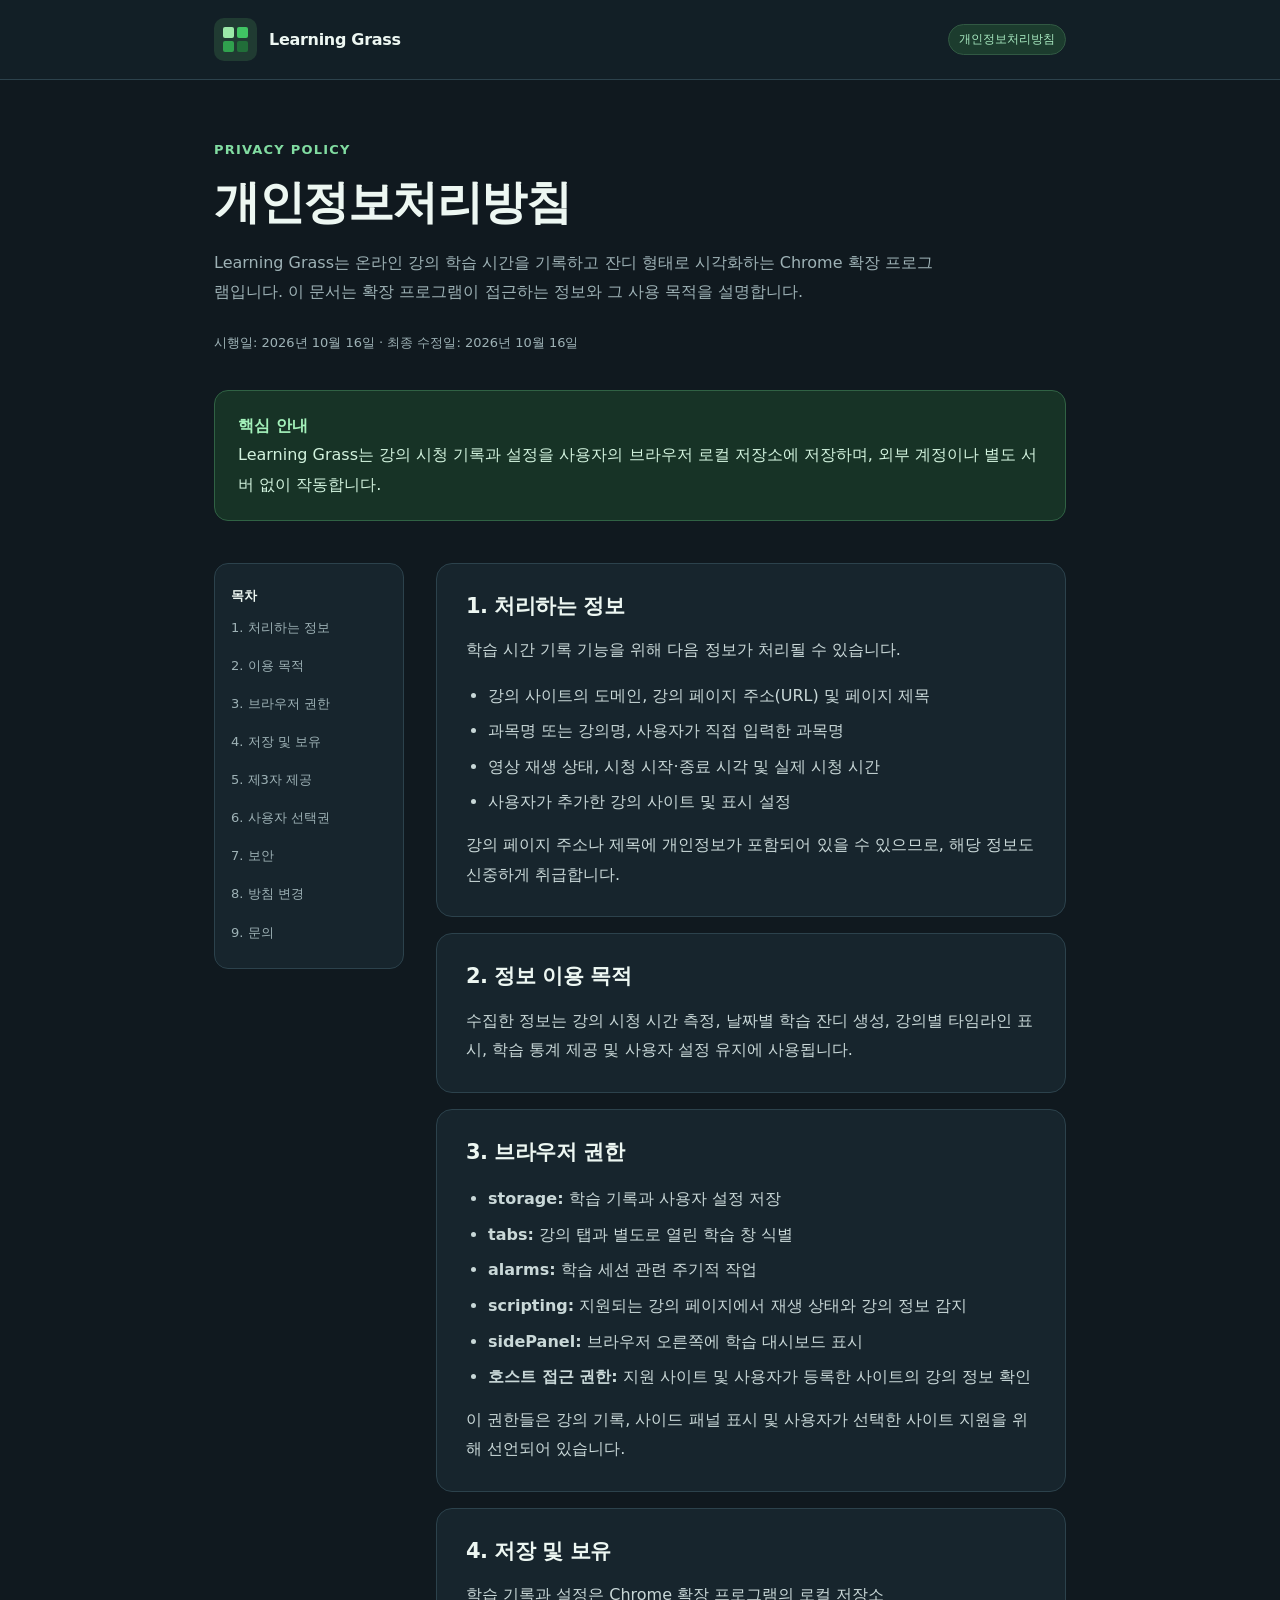
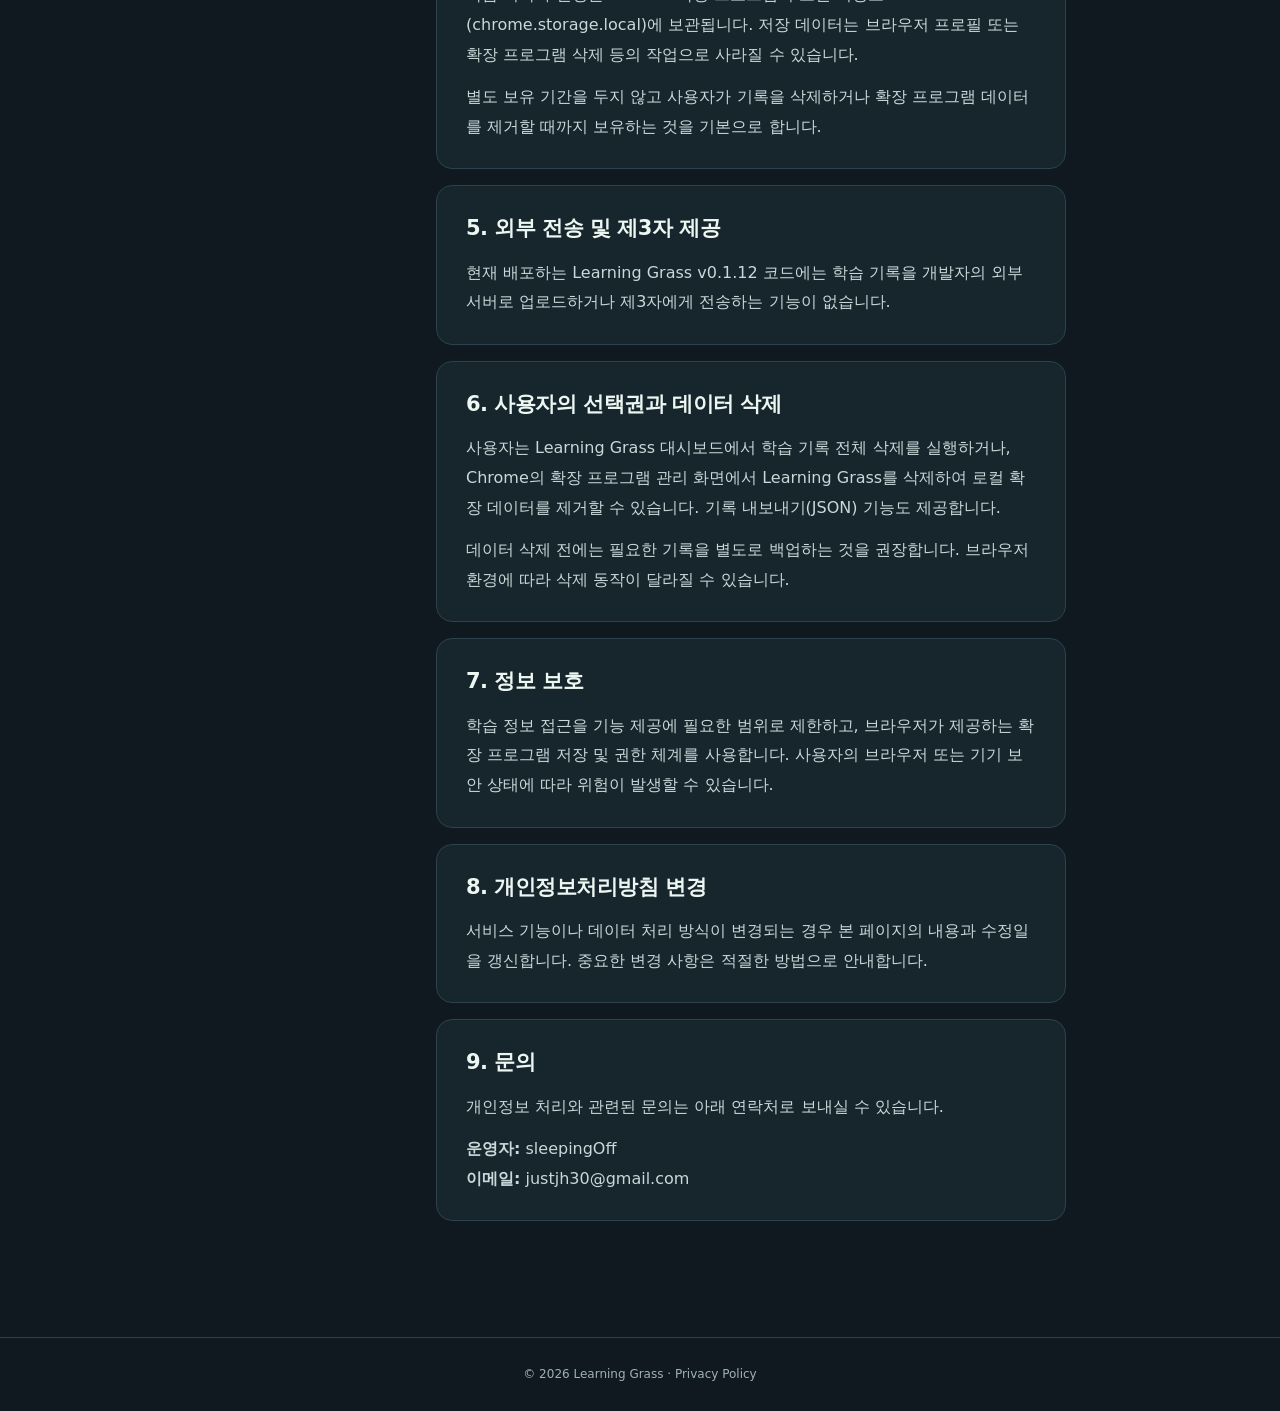
<file: docs/index.html>
<!doctype html>
<html lang="ko">
<head>
<meta charset="UTF-8"><meta name="viewport" content="width=device-width,initial-scale=1"><meta name="theme-color" content="#101b21">
<meta name="description" content="Learning Grass 크롬 확장 프로그램 개인정보처리방침"><title>개인정보처리방침 | Learning Grass</title>
<style>
:root{color-scheme:dark;--bg:#10191f;--surface:#17252d;--line:#2c424c;--text:#edf7f2;--muted:#9eb2b6;--green:#40c463}*{box-sizing:border-box}html{scroll-behavior:smooth}body{margin:0;background:var(--bg);color:var(--text);font-family:system-ui,-apple-system,'Apple SD Gothic Neo','Malgun Gothic',sans-serif;line-height:1.85}a{color:#82e6a3}header{border-bottom:1px solid var(--line);background:#121f26}nav{max-width:900px;margin:auto;padding:18px 24px;display:flex;align-items:center;justify-content:space-between;gap:12px}.brand{display:flex;align-items:center;gap:12px;color:var(--text);text-decoration:none;font-weight:800;letter-spacing:-.3px}.logo{display:grid;grid-template-columns:repeat(2,11px);gap:3px;background:#203b32;border-radius:10px;padding:9px}.logo i{display:block;width:11px;height:11px;border-radius:2px}.logo i:nth-child(1){background:#9be9a8}.logo i:nth-child(2){background:#40c463}.logo i:nth-child(3){background:#30a14e}.logo i:nth-child(4){background:#216e39}.tag{font-size:12px;color:#a8eac1;background:#1c3c2e;border:1px solid #315943;border-radius:99px;padding:3px 10px}main{max-width:900px;margin:auto;padding:58px 24px 100px}.eyebrow{color:#81dca1;font-size:13px;font-weight:750;letter-spacing:1.2px}h1{font-size:clamp(29px,5vw,46px);line-height:1.25;letter-spacing:-1.5px;margin:12px 0 16px}h2{font-size:21px;line-height:1.45;margin:0 0 14px;letter-spacing:-.5px}.lead{color:var(--muted);font-size:16px;max-width:720px}.date{font-size:13px;color:var(--muted);margin-top:24px}.notice{margin:35px 0 42px;padding:20px 23px;border-radius:14px;background:#173326;border:1px solid #306244;color:#d2f3de}.notice strong{color:#a3f1ba}.layout{display:grid;grid-template-columns:190px minmax(0,1fr);gap:32px;align-items:start}.toc{position:sticky;top:25px;border:1px solid var(--line);background:var(--surface);border-radius:14px;padding:16px}.toc strong{font-size:13px}.toc a{display:block;font-size:13px;color:var(--muted);text-decoration:none;padding:7px 0}.toc a:hover{color:#8ee4a8}.sections{min-width:0}section{border:1px solid var(--line);background:var(--surface);padding:27px 29px;border-radius:16px;margin-bottom:16px}section p{margin:0 0 13px;color:#c9d8d8}section p:last-child{margin-bottom:0}ul{padding-left:22px;margin:10px 0;color:#c9d8d8}li{padding:3px 0}code{overflow-wrap:anywhere;background:#24363d;border-radius:5px;padding:2px 5px;color:#b8e9c8}.warning{border-left:3px solid #e6ba6a;padding-left:12px;color:#f0d7a6!important}footer{border-top:1px solid var(--line);text-align:center;color:var(--muted);padding:25px;font-size:12px}@media(max-width:700px){main{padding:36px 17px 60px}.layout{display:block}.toc{position:static;margin-bottom:22px}.toc a{display:inline-block;margin-right:13px}section{padding:22px 20px}nav{padding:14px 17px}}
</style>
</head>
<body><header><nav><a class="brand" href="#top"><span class="logo" aria-hidden="true"><i></i><i></i><i></i><i></i></span>Learning Grass</a><span class="tag">개인정보처리방침</span></nav></header>
<main id="top"><div class="eyebrow">PRIVACY POLICY</div><h1>개인정보처리방침</h1><p class="lead">Learning Grass는 온라인 강의 학습 시간을 기록하고 잔디 형태로 시각화하는 Chrome 확장 프로그램입니다. 이 문서는 확장 프로그램이 접근하는 정보와 그 사용 목적을 설명합니다.</p><p class="date">시행일: 2026년 10월 16일 · 최종 수정일: 2026년 10월 16일</p>
<div class="notice"><strong>핵심 안내</strong><div>Learning Grass는 강의 시청 기록과 설정을 사용자의 브라우저 로컬 저장소에 저장하며, 외부 계정이나 별도 서버 없이 작동합니다.</div></div>
<div class="layout"><aside class="toc"><strong>목차</strong><a href="#collect">1. 처리하는 정보</a><a href="#purpose">2. 이용 목적</a><a href="#permissions">3. 브라우저 권한</a><a href="#storage">4. 저장 및 보유</a><a href="#sharing">5. 제3자 제공</a><a href="#control">6. 사용자 선택권</a><a href="#security">7. 보안</a><a href="#changes">8. 방침 변경</a><a href="#contact">9. 문의</a></aside><div class="sections">
<section id="collect"><h2>1. 처리하는 정보</h2><p>학습 시간 기록 기능을 위해 다음 정보가 처리될 수 있습니다.</p><ul><li>강의 사이트의 도메인, 강의 페이지 주소(URL) 및 페이지 제목</li><li>과목명 또는 강의명, 사용자가 직접 입력한 과목명</li><li>영상 재생 상태, 시청 시작·종료 시각 및 실제 시청 시간</li><li>사용자가 추가한 강의 사이트 및 표시 설정</li></ul><p>강의 페이지 주소나 제목에 개인정보가 포함되어 있을 수 있으므로, 해당 정보도 신중하게 취급합니다.</p></section>
<section id="purpose"><h2>2. 정보 이용 목적</h2><p>수집한 정보는 강의 시청 시간 측정, 날짜별 학습 잔디 생성, 강의별 타임라인 표시, 학습 통계 제공 및 사용자 설정 유지에 사용됩니다.</p></section>
<section id="permissions"><h2>3. 브라우저 권한</h2><ul><li><strong>storage:</strong> 학습 기록과 사용자 설정 저장</li><li><strong>tabs:</strong> 강의 탭과 별도로 열린 학습 창 식별</li><li><strong>alarms:</strong> 학습 세션 관련 주기적 작업</li><li><strong>scripting:</strong> 지원되는 강의 페이지에서 재생 상태와 강의 정보 감지</li><li><strong>sidePanel:</strong> 브라우저 오른쪽에 학습 대시보드 표시</li><li><strong>호스트 접근 권한:</strong> 지원 사이트 및 사용자가 등록한 사이트의 강의 정보 확인</li></ul><p>이 권한들은 강의 기록, 사이드 패널 표시 및 사용자가 선택한 사이트 지원을 위해 선언되어 있습니다.</p></section>
<section id="storage"><h2>4. 저장 및 보유</h2><p>학습 기록과 설정은 Chrome 확장 프로그램의 로컬 저장소(chrome.storage.local)에 보관됩니다. 저장 데이터는 브라우저 프로필 또는 확장 프로그램 삭제 등의 작업으로 사라질 수 있습니다.</p><p>별도 보유 기간을 두지 않고 사용자가 기록을 삭제하거나 확장 프로그램 데이터를 제거할 때까지 보유하는 것을 기본으로 합니다.</p></section>
<section id="sharing"><h2>5. 외부 전송 및 제3자 제공</h2><p>현재 배포하는 Learning Grass v0.1.12 코드에는 학습 기록을 개발자의 외부 서버로 업로드하거나 제3자에게 전송하는 기능이 없습니다.</p></section>
<section id="control"><h2>6. 사용자의 선택권과 데이터 삭제</h2><p>사용자는 Learning Grass 대시보드에서 학습 기록 전체 삭제를 실행하거나, Chrome의 확장 프로그램 관리 화면에서 Learning Grass를 삭제하여 로컬 확장 데이터를 제거할 수 있습니다. 기록 내보내기(JSON) 기능도 제공합니다.</p><p>데이터 삭제 전에는 필요한 기록을 별도로 백업하는 것을 권장합니다. 브라우저 환경에 따라 삭제 동작이 달라질 수 있습니다.</p></section>
<section id="security"><h2>7. 정보 보호</h2><p>학습 정보 접근을 기능 제공에 필요한 범위로 제한하고, 브라우저가 제공하는 확장 프로그램 저장 및 권한 체계를 사용합니다. 사용자의 브라우저 또는 기기 보안 상태에 따라 위험이 발생할 수 있습니다.</p></section>
<section id="changes"><h2>8. 개인정보처리방침 변경</h2><p>서비스 기능이나 데이터 처리 방식이 변경되는 경우 본 페이지의 내용과 수정일을 갱신합니다. 중요한 변경 사항은 적절한 방법으로 안내합니다.</p></section>
<section id="contact"><h2>9. 문의</h2><p>개인정보 처리와 관련된 문의는 아래 연락처로 보내실 수 있습니다.</p><p><strong>운영자:</strong> <span id="owner">sleepingOff</span><br><strong>이메일:</strong> <span id="email">justjh30@gmail.com</span></p></section>
</div></div></main><footer>© 2026 Learning Grass · Privacy Policy</footer></body></html>
</file>
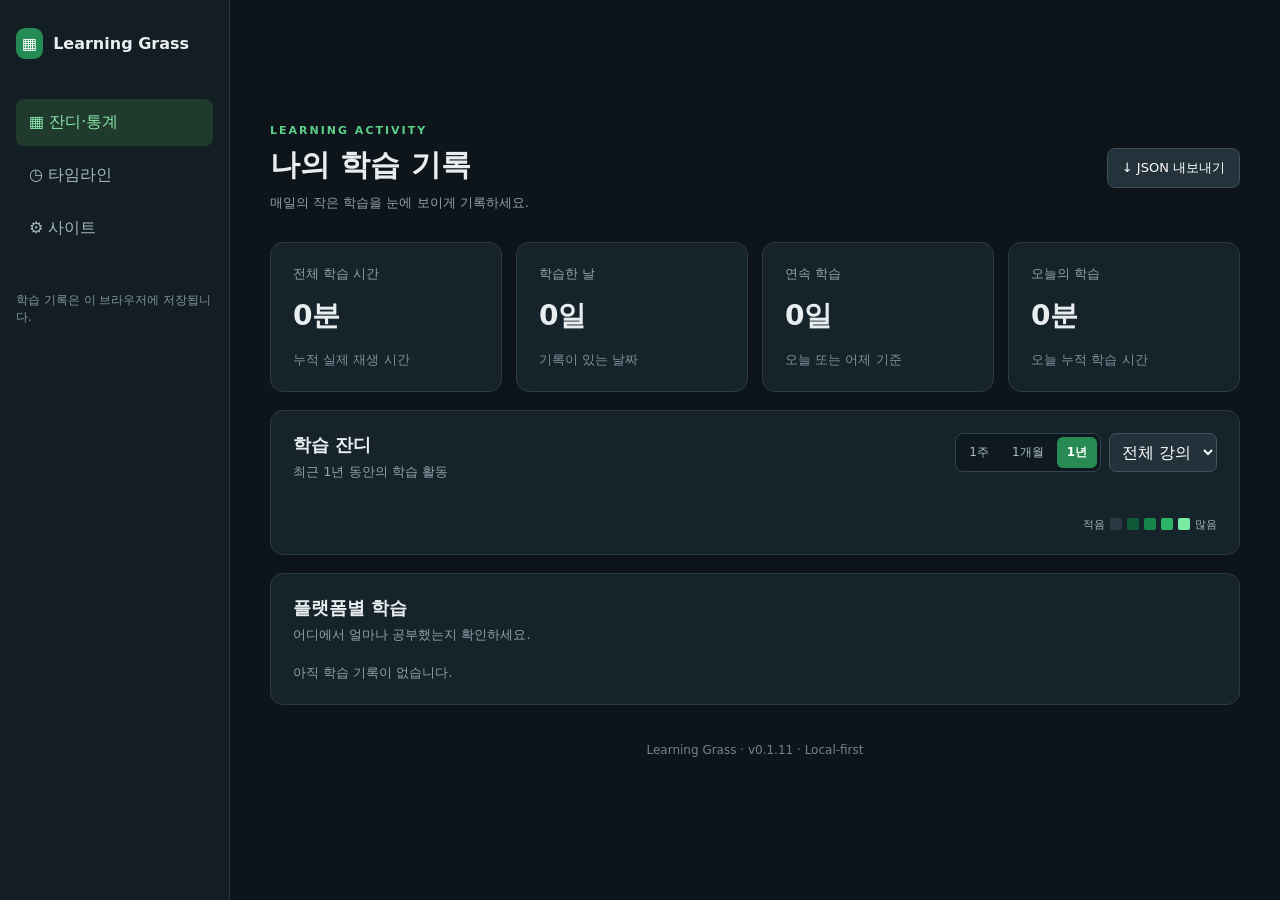
<file: extension/dashboard.html>
<!doctype html><html lang="ko"><head><meta charset="UTF-8"><meta name="viewport" content="width=device-width, initial-scale=1"><title>Learning Grass</title><link rel="stylesheet" href="style.css"></head><body>
<div class="shell"><aside class="sidebar"><div class="brand"><span class="brand-icon">▦</span><span>Learning Grass</span></div><nav role="tablist" aria-label="화면 선택"><button type="button" class="nav active" role="tab" aria-selected="true" aria-controls="overview" data-tab="overview">▦ 잔디·통계</button><button type="button" class="nav" role="tab" aria-selected="false" aria-controls="history" data-tab="history">◷ 타임라인</button><button type="button" class="nav" role="tab" aria-selected="false" aria-controls="settings" data-tab="settings">⚙ 사이트</button></nav><div class="sidebar-bottom">학습 기록은 이 브라우저에 저장됩니다.</div></aside>
<main class="main"><header><div><div class="eyebrow">LEARNING ACTIVITY</div><h1>나의 학습 기록</h1><p class="muted">매일의 작은 학습을 눈에 보이게 기록하세요.</p></div><button id="export" class="btn ghost">↓ JSON 내보내기</button></header>
<section id="overview" role="tabpanel"><div class="stats"><div class="stat"><div class="muted">전체 학습 시간</div><strong id="total">0분</strong><small>누적 실제 재생 시간</small></div><div class="stat"><div class="muted">학습한 날</div><strong id="days">0일</strong><small>기록이 있는 날짜</small></div><div class="stat"><div class="muted">연속 학습</div><strong id="streak">0일</strong><small>오늘 또는 어제 기준</small></div><div class="stat"><div class="muted">오늘의 학습</div><strong id="today">0분</strong><small>오늘 누적 학습 시간</small></div></div>
<div class="panel"><div class="panel-header"><div><h2>학습 잔디</h2><p class="muted" id="grassPeriodLabel">최근 1년 동안의 학습 활동</p></div><div class="grass-controls"><div class="period-switch" role="group" aria-label="잔디 표시 기간"><button type="button" class="period-btn" data-days="7">1주</button><button type="button" class="period-btn" data-days="30">1개월</button><button type="button" class="period-btn active" data-days="365">1년</button></div><select id="courseFilter"><option value="all">전체 강의</option></select></div></div><div class="heatmap-scroll"><div id="heatmap" class="heatmap"></div></div><div class="legend"><span>적음</span><i class="level0"></i><i class="level1"></i><i class="level2"></i><i class="level3"></i><i class="level4"></i><span>많음</span></div></div>
<div class="panel"><div class="panel-header"><div><h2>플랫폼별 학습</h2><p class="muted">어디에서 얼마나 공부했는지 확인하세요.</p></div></div><div id="platforms" class="platforms empty">아직 학습 기록이 없습니다.</div></div></section>
<section id="history" class="panel" role="tabpanel" hidden><div class="panel-header"><div><h2>학습 타임라인</h2><p class="muted">최근 학습 세션부터 표시합니다.</p></div><button id="clear" class="btn danger">기록 전체 삭제</button></div><div id="timeline" class="timeline empty">강의 영상을 재생하면 여기에 기록됩니다.</div></section>
<section id="settings" class="panel" role="tabpanel" hidden><div class="panel-header"><div><h2>강의 사이트 관리</h2><p class="muted">기본 지원 사이트와 사용자 등록 사이트</p></div></div><div id="sites"></div><form id="addSite" class="site-form"><h3>새 사이트 추가</h3><div class="form-row"><label>사이트 이름<input id="siteName" placeholder="예: 패스트캠퍼스" required maxlength="80"></label><label>사이트 주소<input id="siteUrl" placeholder="https://example.com" type="url" required></label></div><p class="muted note">추가한 사이트에서는 HTML5 동영상 자동 감지를 시도합니다. iframe이나 특수 플레이어는 지원되지 않을 수 있습니다.</p><button class="btn primary" type="submit">+ 사이트 등록 및 권한 요청</button><div id="siteStatus" class="muted note" role="status"></div></form></section>
<footer>Learning Grass · v0.1.11 · Local-first</footer></main></div><script src="dashboard.js"></script></body></html>
</file>
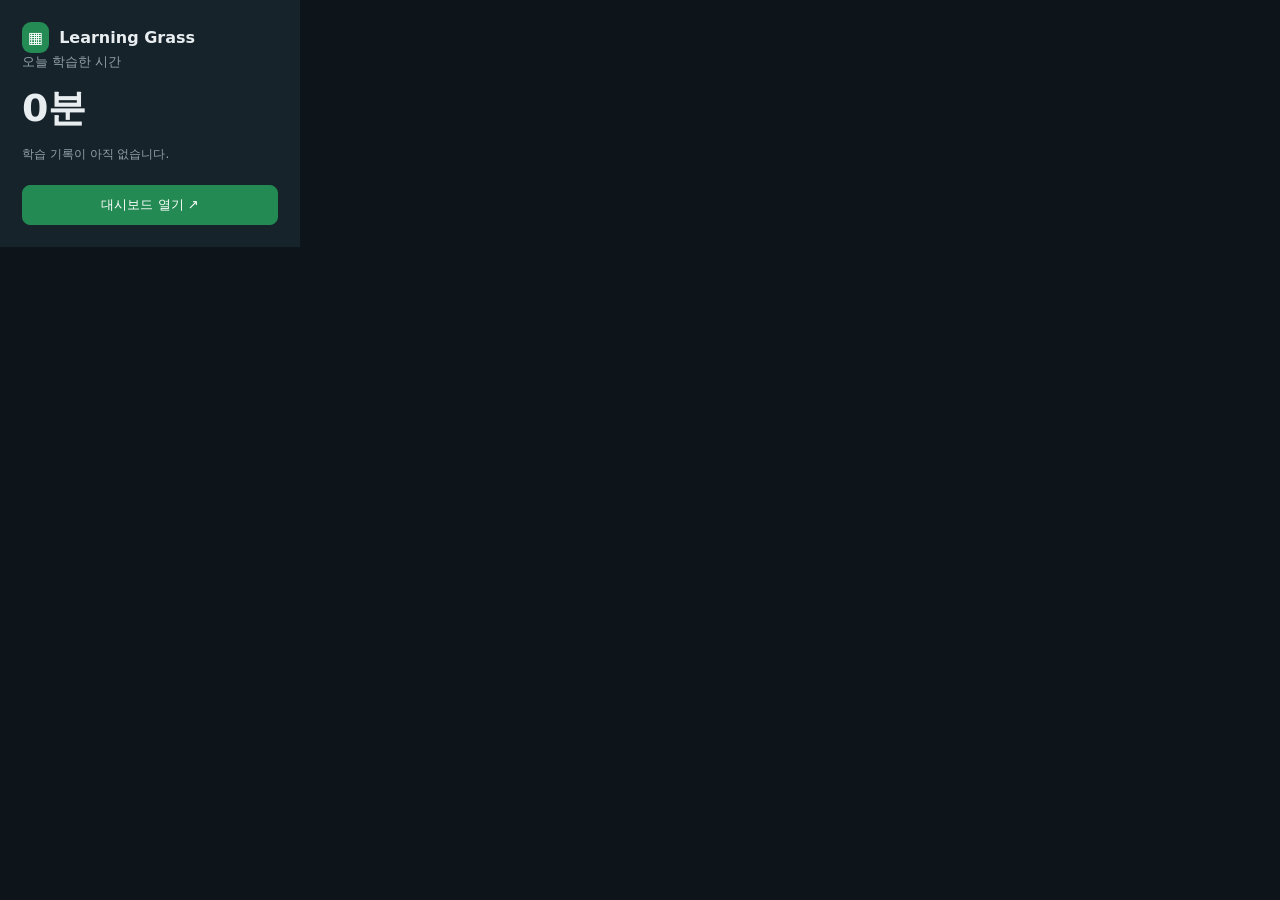
<file: extension/popup.html>
<!doctype html><html lang="ko"><head><meta charset="UTF-8"><meta name="viewport" content="width=device-width, initial-scale=1"><title>Learning Grass</title><link rel="stylesheet" href="style.css"></head><body class="popup"><div class="popup-head"><span class="brand-icon">▦</span><strong>Learning Grass</strong></div><p class="muted">오늘 학습한 시간</p><div class="popup-time" id="popupToday">0분</div><div class="popup-small" id="popupCount">학습 기록이 아직 없습니다.</div><button class="btn primary wide" id="openDashboard">대시보드 열기 ↗</button><script src="popup.js"></script></body></html>
</file>
<file: extension/style.css>
:root{font-family:system-ui,-apple-system,sans-serif;color:#e8edf0;background:#0d141a}*{box-sizing:border-box}body{margin:0}button,input,select{font:inherit}.shell{display:flex;min-height:100vh}.sidebar{width:230px;flex-shrink:0;background:#121d24;padding:28px 16px;border-right:1px solid #293842}.brand{font-weight:800;display:flex;align-items:center;gap:10px;margin-bottom:40px}.brand-icon{background:#238b53;border-radius:9px;padding:6px;color:white}.nav{display:block;padding:13px;color:#a8b8bf;text-decoration:none;border-radius:8px}.nav.active,.nav:hover{background:#203b2e;color:#89e3aa}.sidebar-bottom{margin-top:40px;color:#83939b;font-size:12px}.main{width:100%;max-width:1250px;padding:40px;margin:auto}header,.panel-header{display:flex;align-items:center;justify-content:space-between;gap:12px}header{margin-bottom:30px}.eyebrow{font-size:11px;letter-spacing:2px;color:#5ad08b;font-weight:800}h1{font-size:30px;margin:8px 0}h2{font-size:18px;margin:0 0 6px}h3{font-size:14px}.muted{color:#91a1aa;font-size:13px;margin:0}.btn{background:#24323b;color:white;border:1px solid #3c505b;padding:10px 14px;border-radius:8px;cursor:pointer;font-size:13px}.btn.primary{background:#228a52;border-color:#228a52}.btn.danger{color:#f1a1a1}.stats{display:grid;grid-template-columns:repeat(4,1fr);gap:14px;margin-bottom:18px}.stat,.panel{background:#17232b;border:1px solid #2b3b44;border-radius:13px;padding:22px}.stat strong{display:block;font-size:28px;margin:14px 0}.stat small{color:#7d909a}.panel{margin-bottom:18px}.panel-header{margin-bottom:20px}.panel select{background:#22313a;color:white;padding:8px;border:1px solid #43515a;border-radius:7px}.heatmap-scroll{overflow-x:auto}.heatmap{min-width:700px}.grass-grid{display:grid;grid-auto-flow:column;grid-template-rows:repeat(7,1fr);grid-auto-columns:minmax(9px,1fr);gap:4px}.grass-cell{aspect-ratio:1;border-radius:3px}.level0{background:#2b3a42}.level1{background:#0e5a38}.level2{background:#18854c}.level3{background:#2db565}.level4{background:#79eaa2}.legend{display:flex;align-items:center;justify-content:flex-end;gap:5px;margin-top:16px;font-size:11px;color:#a4b2b8}.legend i{width:12px;height:12px;border-radius:2px}.platform-row{margin:15px 0}.platform-head{display:flex;justify-content:space-between;margin-bottom:8px;font-size:13px}.bar{height:9px;background:#2a3a43;border-radius:8px}.bar-fill{height:100%;background:#41c47c;border-radius:8px}.empty{color:#92a0a8;font-size:13px}.date-heading{border-bottom:1px solid #30414a;padding:12px 0}.session{display:flex;gap:13px;align-items:center;padding:14px 0;border-bottom:1px solid #283942}.session-dot{background:#47c77d;width:9px;height:9px;border-radius:50%}.session-details,.session-meta{display:flex;flex-direction:column;gap:5px;font-size:13px}.session-details{flex:1;min-width:0;overflow-wrap:anywhere}.session-meta{text-align:right}.site-row{display:flex;align-items:center;gap:15px;border-bottom:1px solid #30414a;padding:14px 0;font-size:13px}.site-domain{flex:1;color:#9aabb4}.site-tag{background:#20432f;color:#9ce2b6;padding:5px 8px;border-radius:6px}.site-form{margin-top:25px}.form-row{display:grid;grid-template-columns:1fr 1fr;gap:15px;margin:18px 0}.form-row label{font-size:13px;display:flex;flex-direction:column;gap:8px}.form-row input{background:#0f1920;color:white;border:1px solid #43515a;border-radius:7px;padding:11px}.note{margin:12px 0;line-height:1.5}footer{text-align:center;color:#71848e;font-size:12px;padding:20px}.popup{width:300px;padding:22px;background:#17232b}.popup-head{display:flex;gap:10px;align-items:center}.popup-time{font-size:38px;font-weight:800;margin:12px 0}.popup-small{color:#91a1aa;font-size:12px;margin-bottom:22px}.wide{width:100%}@media(max-width:850px){.sidebar{display:none}.main{padding:20px}.stats{grid-template-columns:repeat(2,1fr)}.form-row{grid-template-columns:1fr}}

/* Chrome side panel responsive layout */
@media(max-width:1100px){.shell{display:block}.sidebar{display:block;width:100%;padding:14px 16px;border-right:0;border-bottom:1px solid #293842}.brand{margin-bottom:12px}.sidebar nav{display:flex;gap:4px;overflow-x:auto}.nav{white-space:nowrap;padding:9px;font-size:12px}.sidebar-bottom{display:none}.main{padding:18px 14px;max-width:none}header{align-items:flex-start;flex-wrap:wrap;gap:12px}h1{font-size:23px}.stats{grid-template-columns:repeat(2,minmax(0,1fr));gap:8px}.stat,.panel{padding:14px}.stat strong{font-size:22px}.panel-header{align-items:flex-start;flex-wrap:wrap}.form-row{grid-template-columns:1fr}.session{align-items:flex-start}.session-meta{min-width:85px;font-size:11px}.heatmap{min-width:650px}}
@media(max-width:400px){.nav{font-size:11px;padding:8px}.stat strong{font-size:19px}.session-meta{min-width:74px}}

/* Period selector and responsive grass views */
.grass-controls{display:flex;flex-wrap:wrap;gap:8px;align-items:center;justify-content:flex-end}.period-switch{display:flex;gap:3px;padding:3px;border-radius:8px;background:#0f1920;border:1px solid #30434e}.period-btn{border:0;border-radius:6px;background:transparent;color:#a9bac3;cursor:pointer;padding:7px 10px;font-size:12px;white-space:nowrap}.period-btn.active{background:#278b53;color:white;font-weight:700}.period-btn:focus-visible{outline:2px solid #91edb6;outline-offset:2px}.heatmap{min-width:0;width:max-content;max-width:none}.grass-grid{grid-auto-columns:12px;grid-template-rows:repeat(7,12px);gap:4px}.grass-cell{width:12px;height:12px}.grass-outside{background:transparent}.grass-grid.grass-7{grid-auto-columns:minmax(12px,1fr);width:100%;min-width:32px}.grass-grid.grass-30{grid-auto-columns:minmax(12px,1fr);width:100%;min-width:92px}.heatmap:has(.grass-7),.heatmap:has(.grass-30){width:100%}.grass-grid.grass-365{grid-auto-columns:12px;width:max-content}.panel-header:has(.grass-controls){align-items:flex-start}@media(max-width:500px){.grass-controls{justify-content:flex-start;width:100%}.grass-controls select{max-width:100%}}

/* v0.1.8: fit all 53 weeks inside the side panel without horizontal scrolling */
.heatmap-scroll{overflow-x:hidden;width:100%}
.heatmap{width:100%;max-width:100%;min-width:0}
.grass-grid.grass-365{width:100%;grid-auto-columns:minmax(0,1fr);grid-template-rows:repeat(7,minmax(0,1fr));gap:clamp(1px,0.25vw,3px)}
.grass-grid.grass-365 .grass-cell{width:100%;height:auto;min-width:0;aspect-ratio:1;border-radius:1px}
.grass-grid.grass-365 .grass-outside{background:transparent}

/* v0.1.9: isolate layout per period; avoid stretching fixed-size cells */
.grass-grid.grass-7,.grass-grid.grass-30{display:grid;grid-auto-flow:row;grid-template-rows:none;grid-auto-rows:auto;grid-auto-columns:auto;grid-template-columns:repeat(7,minmax(0,1fr));gap:clamp(3px,1vw,8px);width:100%;min-width:0}
.grass-grid.grass-7 .grass-cell,.grass-grid.grass-30 .grass-cell{width:100%;height:auto;aspect-ratio:1;border-radius:3px}
.grass-grid.grass-365{display:grid;grid-auto-flow:column;grid-template-columns:none;grid-auto-rows:auto;grid-auto-columns:minmax(0,1fr);grid-template-rows:repeat(7,minmax(0,1fr));width:100%;min-width:0}

/* v0.1.11: pinned tabs with only one active panel */
[hidden]{display:none!important}
.sidebar{position:sticky;top:0;z-index:10}
.sidebar nav{display:flex;gap:6px}
.sidebar .nav{border:0;font:inherit;text-align:center;cursor:pointer;background:transparent;white-space:nowrap}
.sidebar .nav.active{background:#203b2e;color:#89e3aa}
@media(min-width:1101px){.sidebar nav{flex-direction:column}.sidebar .nav{text-align:left}}
@media(max-width:1100px){.sidebar{position:sticky;top:0;z-index:10;background:#121d24}.sidebar nav{display:grid;grid-template-columns:repeat(3,minmax(0,1fr));overflow:visible}.sidebar .nav{min-width:0;font-size:12px;padding:10px 3px}.main{margin:0 auto}}
</file>
